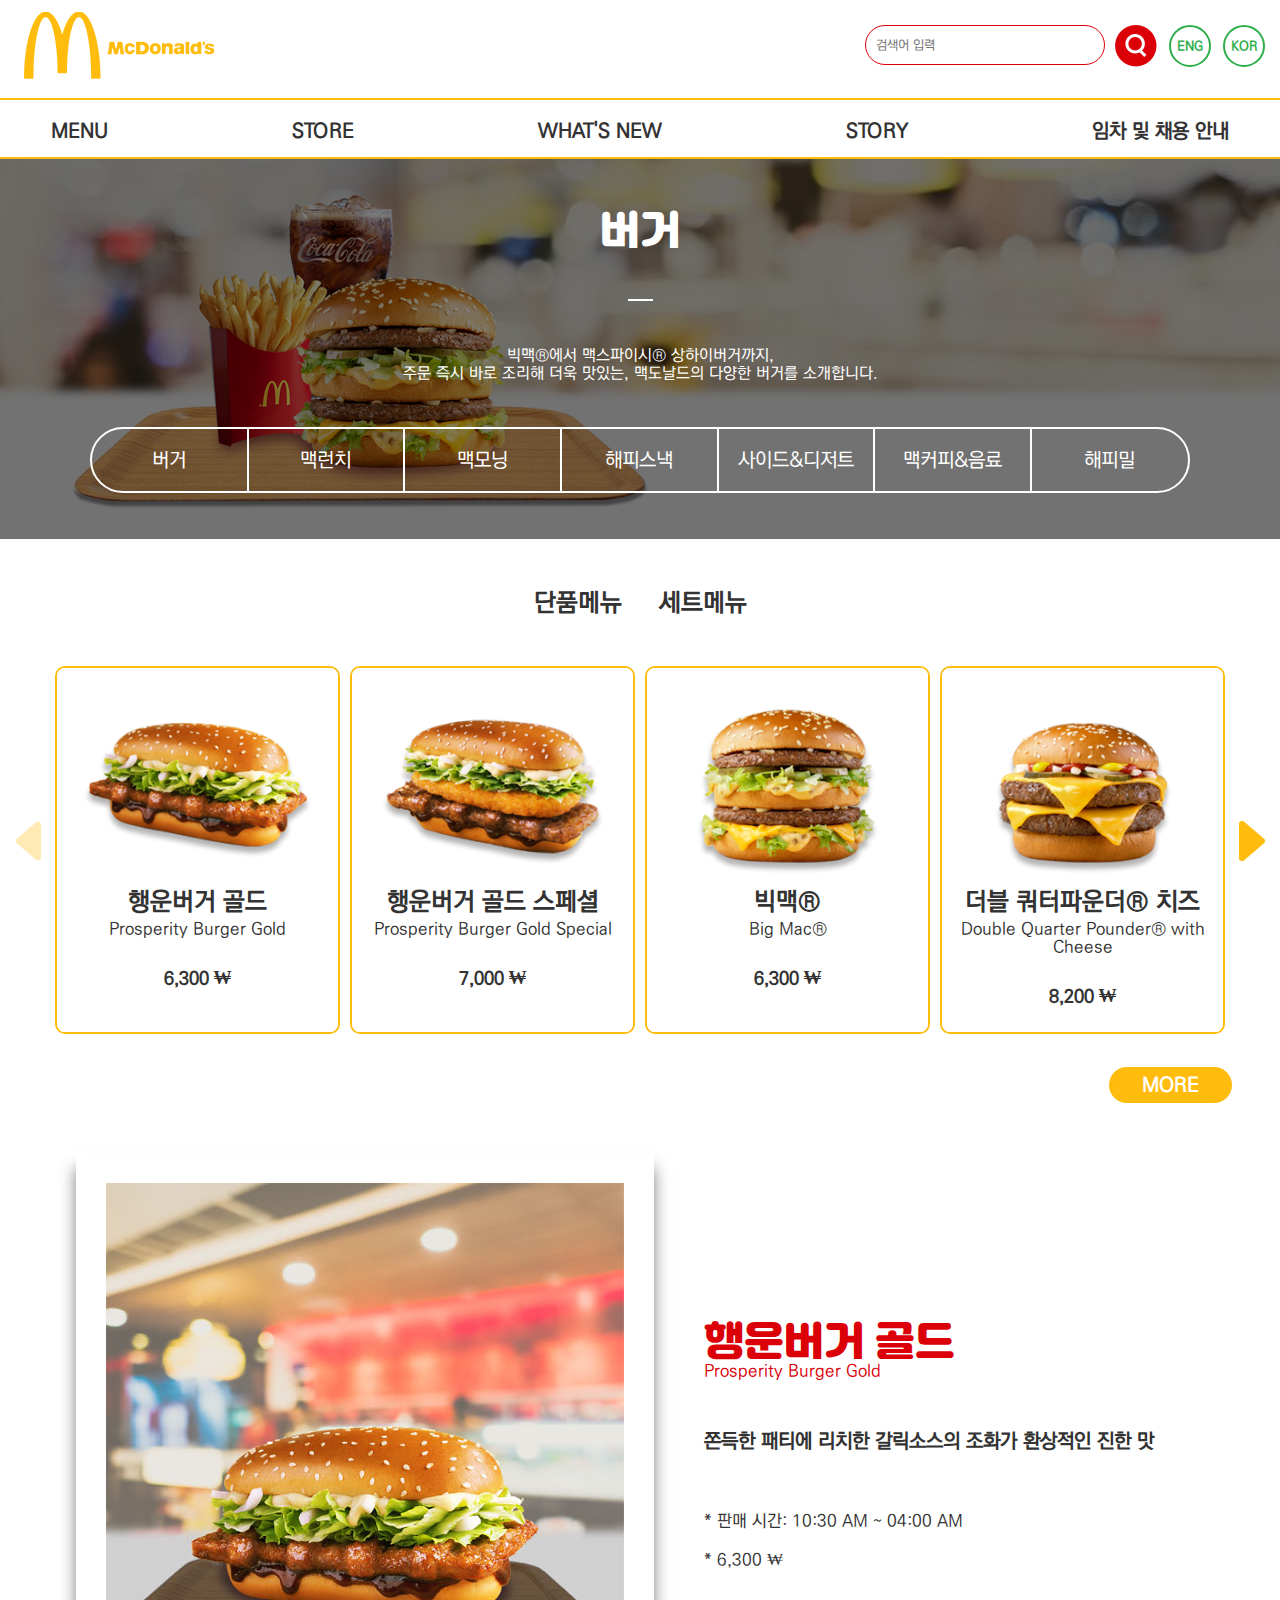
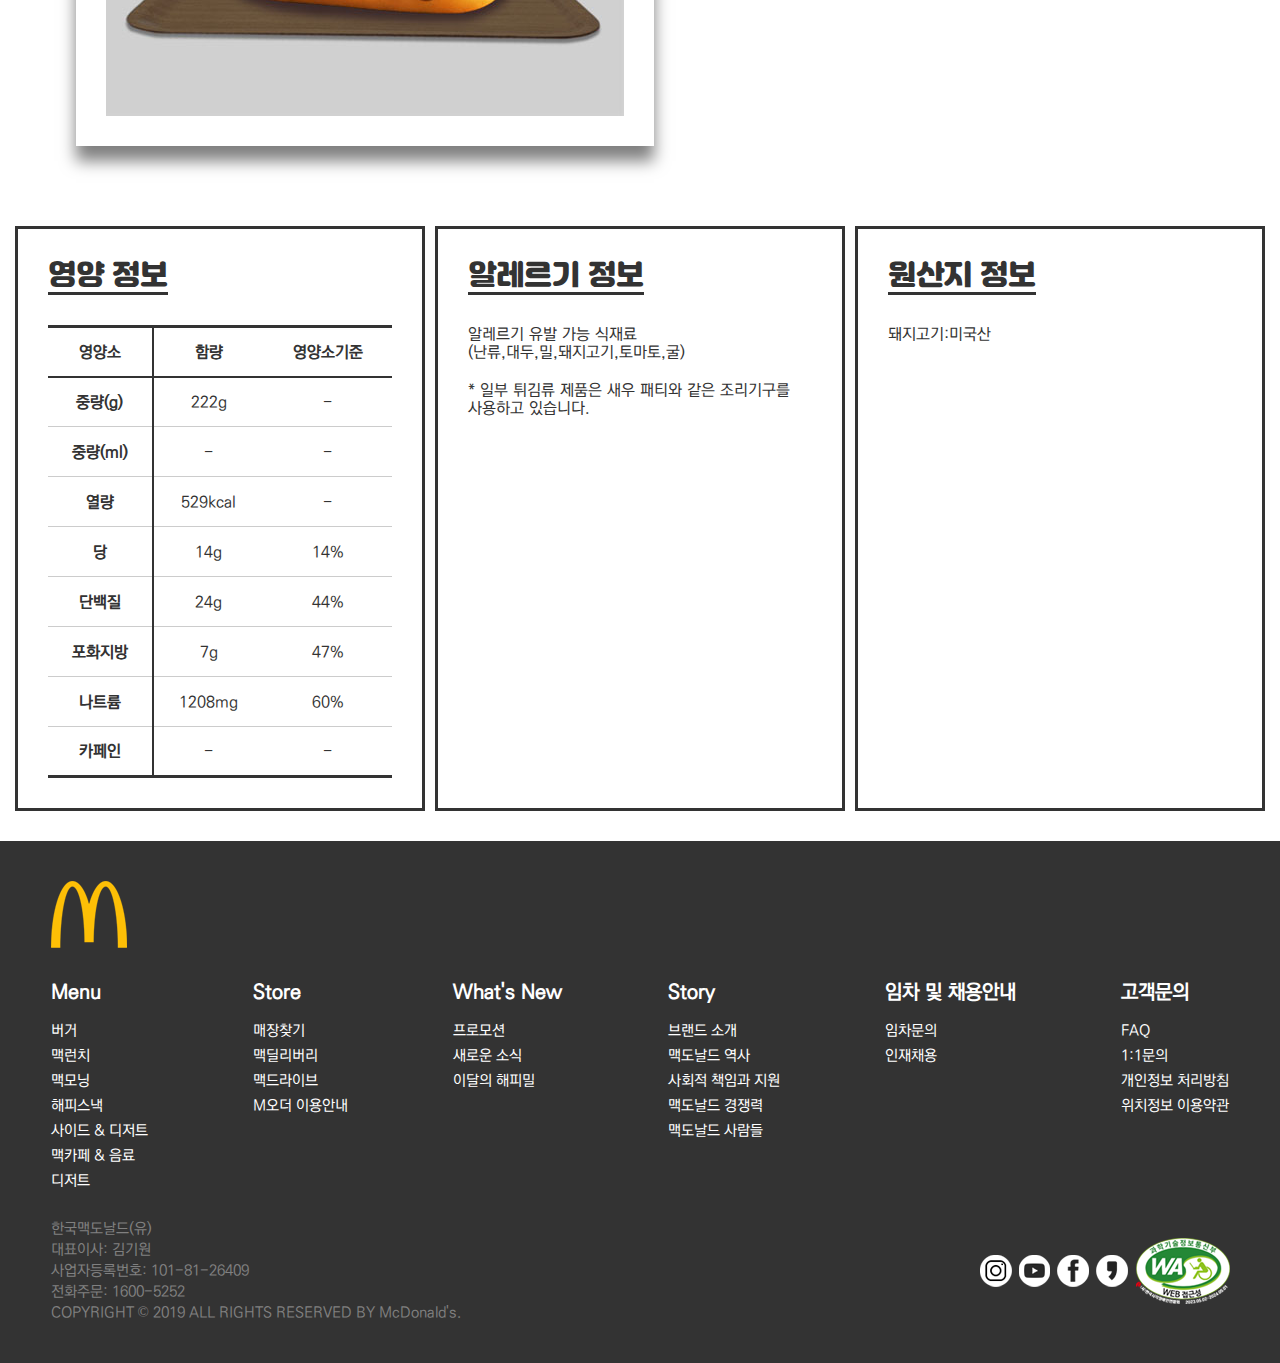
<file: Mc_renew/html/sub1_menu.html>
<!doctype html>
<html lang="ko">
<head>
<meta charset="utf-8">
<title>버거 메뉴</title>
	<!-- CSS 연동식 -->
	<link rel="stylesheet" type="text/css" href="css/common.css">
	<link rel="stylesheet" type="text/css" href="css/sub1_menu.css">
	
	<!-- javascript 연동식 -->
	<script src="script/script.js" defer></script>
	
	<!-- 스와이퍼 연동식 -->
	<link rel="stylesheet" href="css/swiper.min.css">
	<script src="script/jquery-3.3.1.min.js"></script>
	<script src="script/swiper.min.js"></script>
	
	<!-- 메타 데이터 -->
	<meta name="Keywords" content="더조은아카데미,웹퍼블리셔,프론트엔드,2024 방지민 포트폴리오"> <!-- 검색 키워드 -->
	<meta name="Description" content="홈페이지 리뉴얼 포트폴리오입니다."> <!-- 페이지상세 설명 -->
	
	<!-- 파비콘 -->
	<link rel="shortcut icon" href="img/naver_logo.png"> 
	<link rel="apple-touch-icon" href="img/naver_logo.png"> <!-- iOS 지원 -->
	<meta property="og:image" content="img/naver_search.png"> <!-- 대체이미지 -->
	
	<!-- Naver Search Advisor -->
	<meta name="naver-site-verification" content="77a27954133f40924c803bc69069793ef9b207db" />
</head>

<body>
	
	<!-- 헤더 시작 -->
	<header id="header">
		
		<div class="header_wrap clearfix"> <!-- 헤더 탑 메뉴 -->
			<h1><a href="index.html"><img src="img/top_logo.png" alt="logo"></a></h1>
			<ul class="aside">
				<li>
					<form>
						<input type="text" id="text" placeholder="검색어 입력">
						<input type="image" id="search" src="img/top_icon1.png" alt="검색">
					</form>
				</li>
				<li><button class="eng_btn">ENG</button></li>
				<li><button class="kor_btn">KOR</button></li>
			</ul>
		</div>
		
		<div class="gnb_wrap">
			<span class="sub_bg"></span>
			<ul class="gnb"> <!-- 헤더 메뉴 (gnb) -->
				<li>
					<a href="sub1_menu.html">MENU</a>
					<ul>
						<li><a href="sub1_menu.html">버거</a></li>
						<li><a href="#">맥런치</a></li>
						<li><a href="#">맥모닝</a></li>
						<li><a href="#">해피스낵</a></li>
						<li><a href="#">사이드 &amp; 디저트</a></li>
						<li><a href="#">맥카페 &amp; 음료</a></li>
						<li><a href="#">해피밀</a></li>
					</ul>
				</li>
				<li>
					<a href="#">STORE</a>
					<ul>
						<li><a href="#">매장찾기</a></li>
						<li><a href="#">맥딜리버리</a></li>
						<li><a href="#">맥드라이브</a></li>
						<li><a href="#">M오더 이용안내</a></li>
					</ul>
				</li>
				<li>
					<a href="#">WHAT'S NEW</a>
					<ul>
						<li><a href="#">프로모션</a></li>
						<li><a href="#">새로운 소식</a></li>
						<li><a href="#">이달의 해피밀</a></li>
					</ul>
				</li>
				<li>
					<a href="sub2_brand.html">STORY</a>
					<ul>
						<li><a href="sub2_brand.html">브랜드 소개</a></li>
						<li><a href="#">맥도날드 역사</a></li>
						<li><a href="#">사회적 책임과 지원</a></li>
						<li><a href="#">맥도날드 경쟁력</a></li>
						<li><a href="#">맥도날드 사람들</a></li>
					</ul>
				</li>
				<li>
					<a href="#">임차 및 채용 안내</a>
					<ul>
						<li><a href="#">임차문의</a></li>
						<li><a href="#">인재채용</a></li>
					</ul>
				</li>
			</ul>
		</div>
	</header>
	<!-- 헤더 끝 -->
	
	<!-- 로컬 내비게이션 바 -->
	<div id="lnb">
		<h1>버거</h1>
		<p>
			빅맥®에서 맥스파이시® 상하이버거까지,<br>
			주문 즉시 바로 조리해 더욱 맛있는, 맥도날드의 다양한 버거를 소개합니다. 
		</p>
		<ul>
			<li><a href="sub1_menu.html">버거</a></li>
			<li><a href="#">맥런치</a></li>
			<li><a href="#">맥모닝</a></li>
			<li><a href="#">해피스낵</a></li>
			<li><a href="#">사이드&amp;디저트</a></li>
			<li><a href="#">맥커피&amp;음료</a></li>
			<li><a href="#">해피밀</a></li>
		</ul>
	</div>
	<!-- 로컬 내비게이션 바 끝-->
	
	<!-- 메인 영역 -->
	<main id="menu">
		<div class="wrap"> <!-- main inner wrap (1250px) -->
			
			<div class="menu_btn"> <!-- 메뉴 종류 변경 버튼 -->
				<button class="single_menu">단품메뉴</button>
				<button class="set_menu">세트메뉴</button>
			</div>
			
			<!-- 리스트 + 메뉴 상세 wrap -->
			<div class="menu_contents">
				<div class="list_wrap clearfix"> <!-- 메뉴 슬라이드 리스트 wrap (버튼 포함) -->
					<div class="menu_slide"> <!-- 메뉴 슬라이드 리스트 (li overflow hidden 용도, 버튼 미포함)-->
						<ul>
							<li>
								<a href="javascript:;">
									<div class="img_frame menu1"></div>
									<strong>행운버거 골드</strong>
									<p>Prosperity Burger Gold</p>
									<span>6,300 &#8361;</span>
								</a> 
							</li>
							<li>
								<a href="javascript:;">
									<div class="img_frame menu2"></div>
									<strong>행운버거 골드 스페셜</strong>
									<p>Prosperity Burger Gold Special</p>
									<span>7,000 &#8361;</span>
								</a> 
							</li>
							<li>
								<a href="javascript:;">
									<div class="img_frame menu3"></div>
									<strong>빅맥®</strong>
									<p>Big Mac®</p>
									<span>6,300 &#8361;</span>
								</a> 
							</li>
							<li>
								<a href="javascript:;">
									<div class="img_frame menu4"></div>
									<strong>더블 쿼터파운더® 치즈</strong>
									<p>Double Quarter Pounder® with Cheese</p>
									<span>8,200 &#8361;</span>
								</a> 
							</li>
							<li>
								<a href="javascript:;">
									<div class="img_frame menu3"></div>
									<strong>빅맥®</strong>
									<p>Big Mac®</p>
									<span>6,300 &#8361;</span>
								</a> 
							</li>
							<li>
								<a href="javascript:;">
									<div class="img_frame menu4"></div>
									<strong>더블 쿼터파운더® 치즈</strong>
									<p>Double Quarter Pounder® with Cheese</p>
									<span>8,200 &#8361;</span>
								</a> 
							</li>
						</ul>
					</div> <!-- menu_slide 끝 -->

					<div class="arrow_btn"> <!-- 리스트 버튼 -->
						<button onClick="menuMove(-1, 4, -295)" class="left_arrow dis"><img src="img/menu_button_left.png" alt="left_arrow"></button>
						<button onClick="menuMove(1, 4, -295)" class="right_arrow"><img src="img/menu_button_right.png" alt="right_arrow"></button>
					</div>

					<button class="more_btn">MORE</button>
				</div> <!-- list wrap 끝 -->
				
				<div class="menu_info"> <!-- 메뉴 상세정보 -->
					<div class="m_info1">
						<div class="info_img"><img src="img/menu_img.jpg" alt="행운버거 골드"></div>
						<div class="info_txt">
							<strong>행운버거 골드</strong>
							<span>Prosperity Burger Gold</span>
							<p>쫀득한 패티에 리치한 갈릭소스의 조화가 환상적인 진한 맛</p>
							<p>* 판매 시간: 10:30 AM ~ 04:00 AM</p>
							<p>* 6,300 &#8361;</p>
						</div>
					</div>
					
					<div class="m_info2">
						<div class="info_nutri">
							<h3>영양 정보</h3>
							<table>
								<tr>
									<th scope="col">영양소</th>
									<th scope="col">함량</th>
									<th scope="col">영양소기준</th>
								</tr>
								<tr>
									<th scope="row">중량(g)</th>
									<td>222g</td>
									<td>-</td>
								</tr>
								<tr>
									<th scope="row">중량(ml)</th>
									<td>-</td>
									<td>-</td>
								</tr>
								<tr>
									<th scope="row">열량</th>
									<td>529kcal</td>
									<td>-</td>
								</tr>
								<tr>
									<th scope="row">당</th>
									<td>14g</td>
									<td>14%</td>
								</tr>
								<tr>
									<th scope="row">단백질</th>
									<td>24g</td>
									<td>44%</td>
								</tr>
								<tr>
									<th scope="row">포화지방</th>
									<td>7g</td>
									<td>47%</td>
								</tr>
								<tr>
									<th scope="row">나트륨</th>
									<td>1208mg</td>
									<td>60%</td>
								</tr>
								<tr>
									<th scope="row">카페인</th>
									<td>-</td>
									<td>-</td>
								</tr>
							</table>
						</div>
						<div class="info_allergy">
							<h3>알레르기 정보</h3>
							<p>
								알레르기 유발 가능 식재료<br>
								(난류,대두,밀,돼지고기,토마토,굴)
							</p>
							<p> * 일부 튀김류 제품은
									새우 패티와 같은 조리기구를
									사용하고 있습니다.
							</p>
						</div>
						<div class="info_origin">
							<h3>원산지 정보</h3>
							<p>돼지고기:미국산</p>
						</div>
					</div>
				</div> <!-- menu info 끝 -->
			</div> <!-- menu contents 끝 -->
				
		</div> <!-- main inner wrap 끝 -->
			
	</main>
	
	
	<!-- 푸터 영역 시작 -->
	<footer id="footer">
		<div class="wrap clearfix">
			<h1><img src="img/footer_mlogo.png" alt="logo"></h1>
			<div class="fnb">
				<div class="f_menu">
					<h3>Menu</h3>
					<ul>
						<li><a href="sub1_menu.html">버거</a></li>
						<li><a href="#">맥런치</a></li>
						<li><a href="#">맥모닝</a></li>
						<li><a href="#">해피스낵</a></li>
						<li><a href="#">사이드 &amp; 디저트</a></li>
						<li><a href="#">맥카페 &amp; 음료</a></li>
						<li><a href="#">디저트</a></li>
					</ul>
				</div>
				<div class="f_store">
					<h3>Store</h3>
					<ul>
						<li><a href="#">매장찾기</a></li>
						<li><a href="#">맥딜리버리</a></li>
						<li><a href="#">맥드라이브</a></li>
						<li><a href="#">M오더 이용안내</a></li>
					</ul>
				</div>
				<div class="f_new">
					<h3>What's New</h3>
					<ul>
						<li><a href="#">프로모션</a></li>
						<li><a href="#">새로운 소식</a></li>
						<li><a href="#">이달의 해피밀</a></li>
					</ul>
				</div>
					<div class="f_Story">
					<h3>Story</h3>
					<ul>
						<li><a href="sub2_brand.html">브랜드 소개</a></li>
						<li><a href="#">맥도날드 역사</a></li>
						<li><a href="#">사회적 책임과 지원</a></li>
						<li><a href="#">맥도날드 경쟁력</a></li>
						<li><a href="#">맥도날드 사람들</a></li>
					</ul>
				</div>
				<div class="f_career">
					<h3>임차 및 채용안내</h3>
					<ul>
						<li><a href="#">임차문의</a></li>
						<li><a href="#">인재채용</a></li>
					</ul>
				</div>
				<div class="f_qna">
					<h3>고객문의</h3>
					<ul>
						<li><a href="#">FAQ</a></li>
						<li><a href="#">1:1문의</a></li>
						<li><a href="#">개인정보 처리방침</a></li>
						<li><a href="#">위치정보 이용약관</a></li>
					</ul>
				</div>
			</div>
			<address class="copyright">
				<p>한국맥도날드(유)</p>
				<p>대표이사: 김기원</p>
				<p>사업자등록번호: 101-81-26409</p>
				<p>전화주문: 1600-5252</p>
				<p>COPYRIGHT © 2019 ALL RIGHTS RESERVED BY McDonald's.</p>
			</address>
			<div class="f_sns">
				<ul>
					<li><a href="#"><img src="img/footer_sns1.png" alt="인스타"></a></li>
					<li><a href="#"><img src="img/footer_sns2.png" alt="유튜브"></a></li>
					<li><a href="#"><img src="img/footer_sns3.png" alt="페이스"></a></li>
					<li><a href="#"><img src="img/footer_sns4.png" alt="카카오스토리"></a></li>
					<li><a href="#"><img src="img/footer_wa_logo.png" alt="웹접근성 인증"></a></li>
				</ul>
			</div>
		</div>
	</footer>
	<!-- 푸터 영역 끝 -->
</body>
</html>
</file>
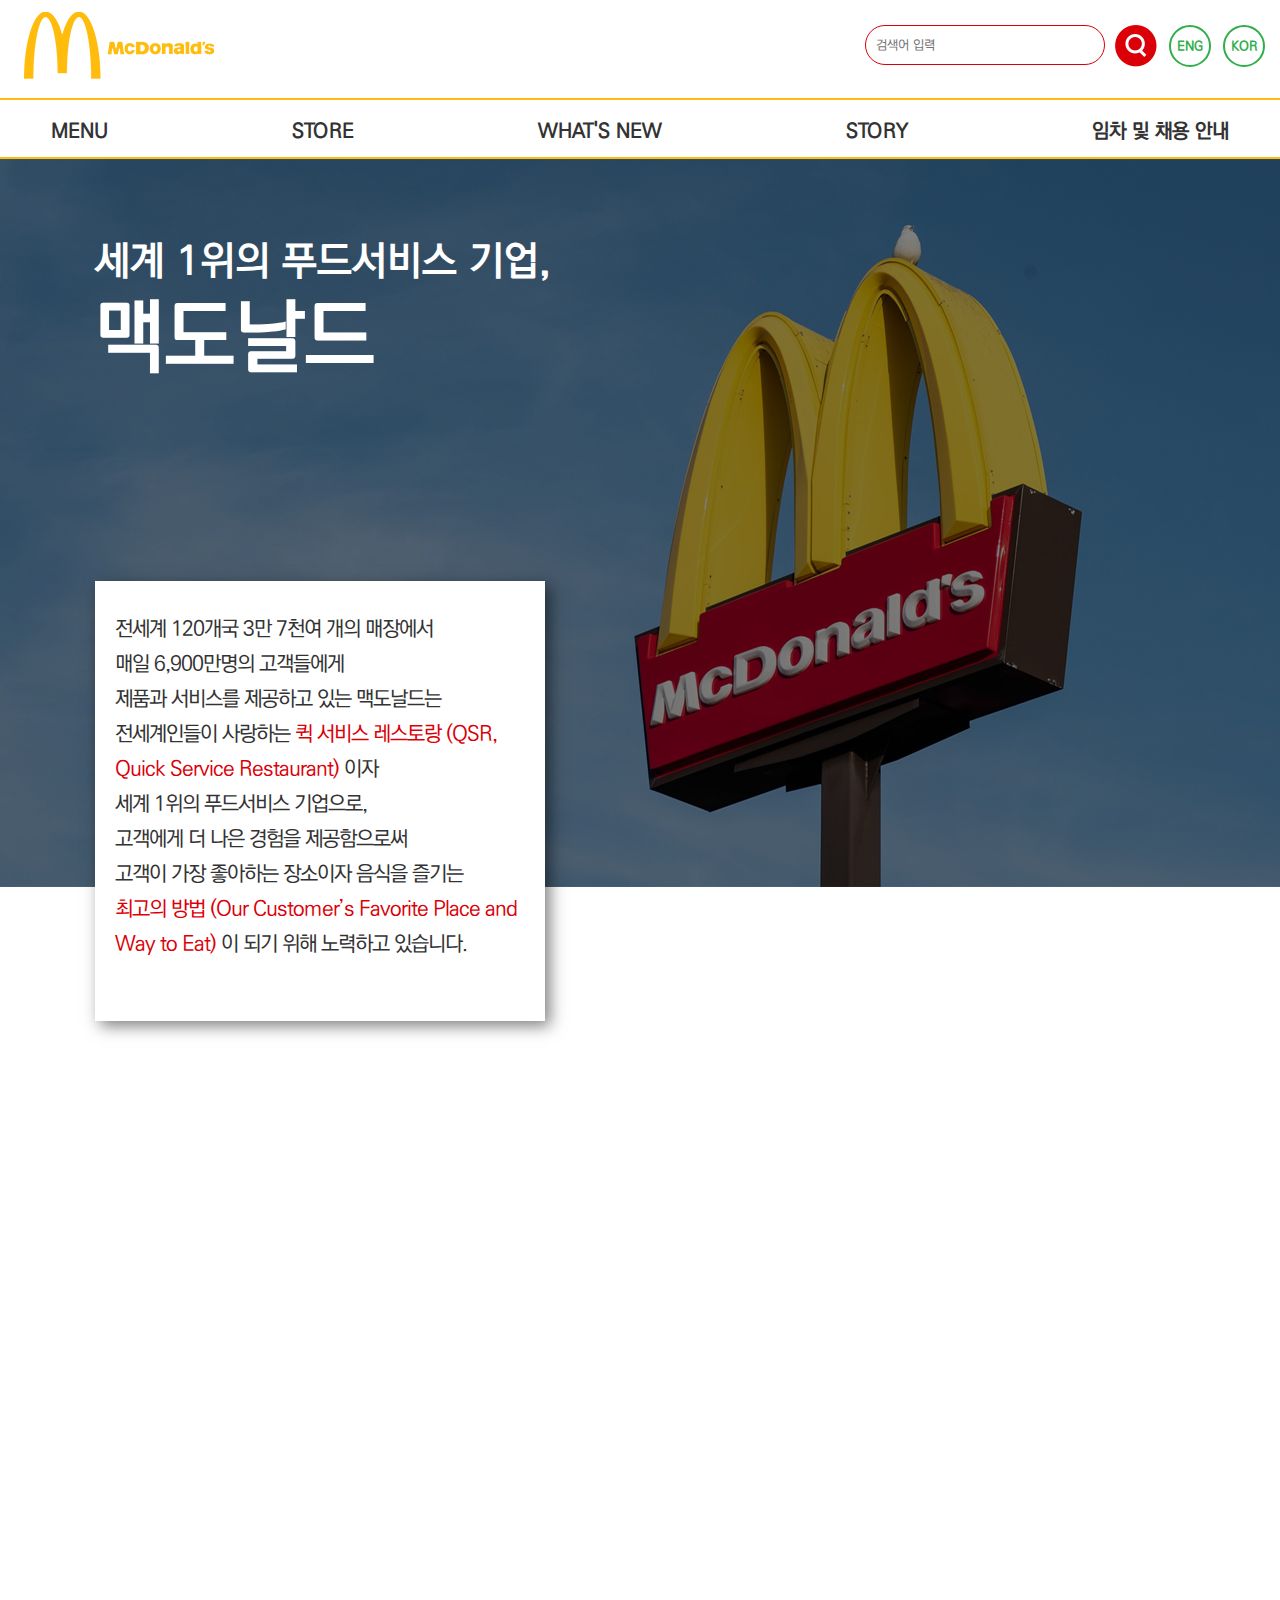
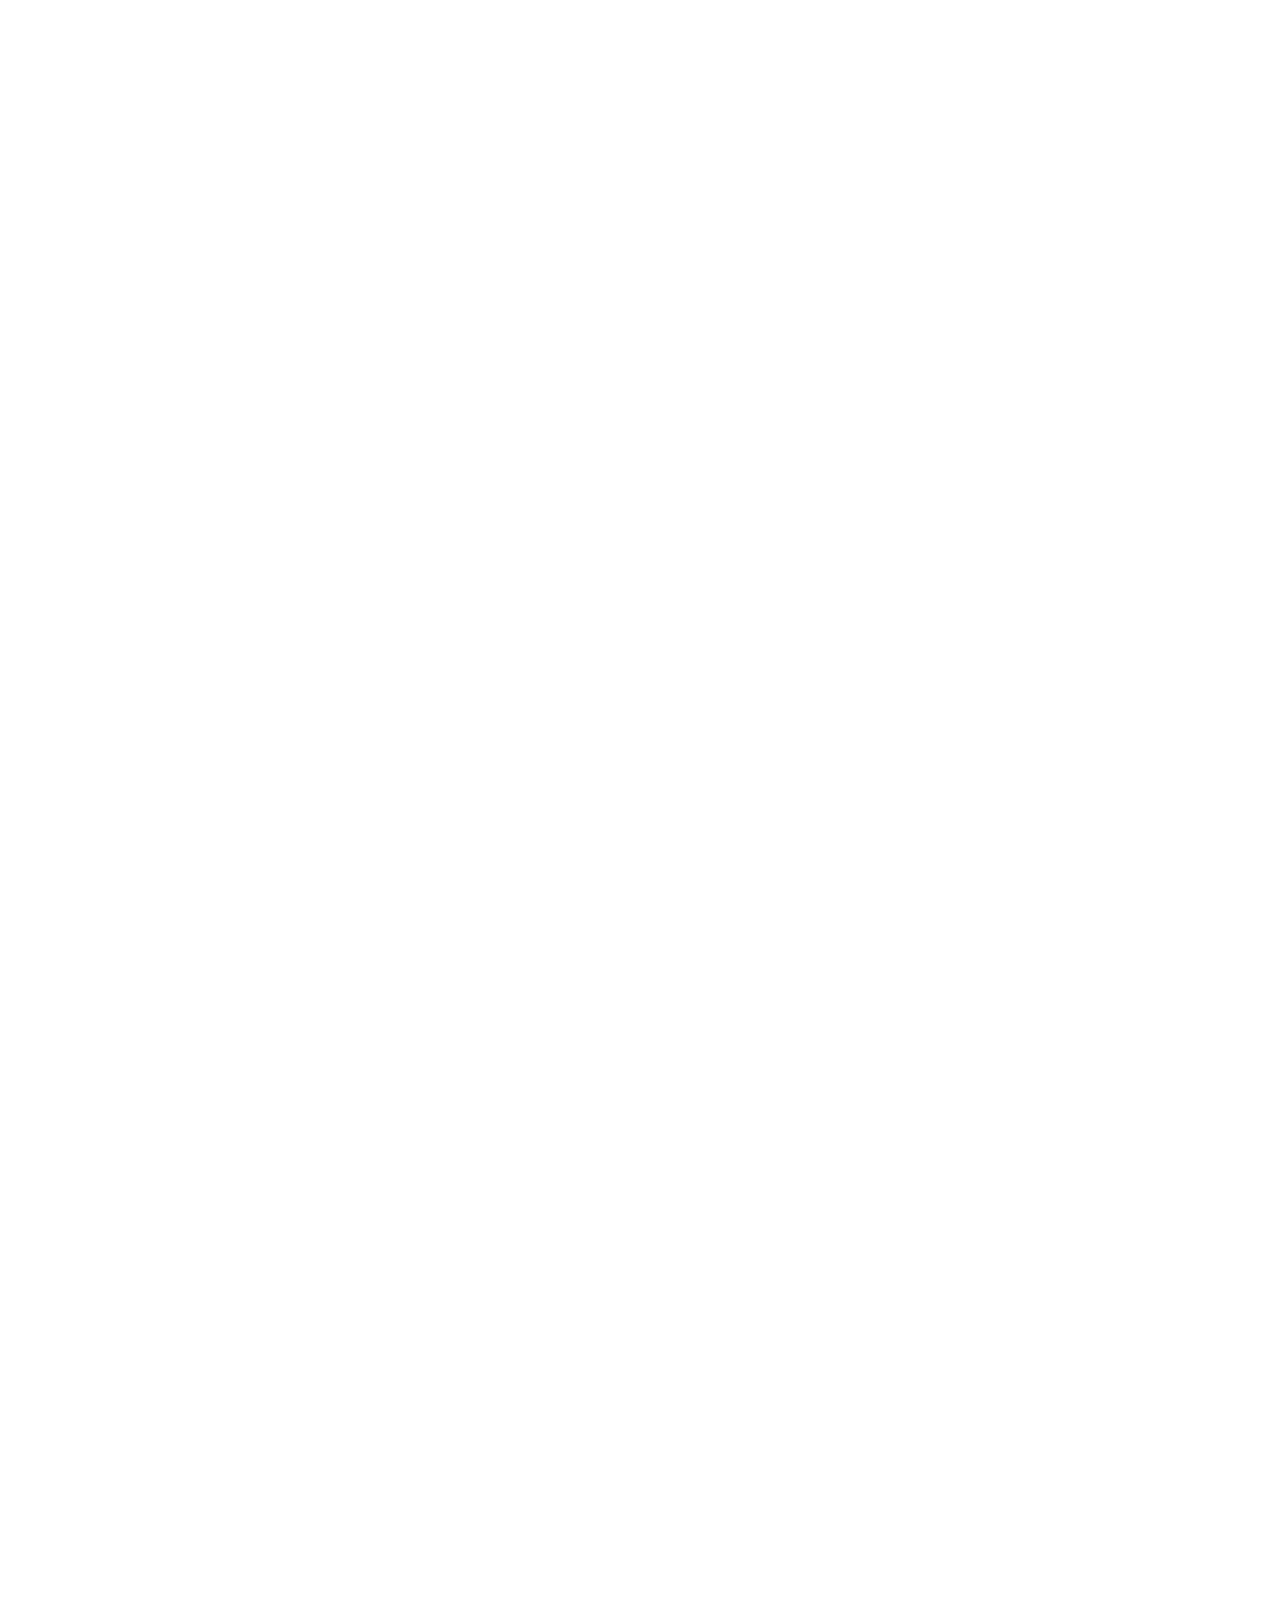
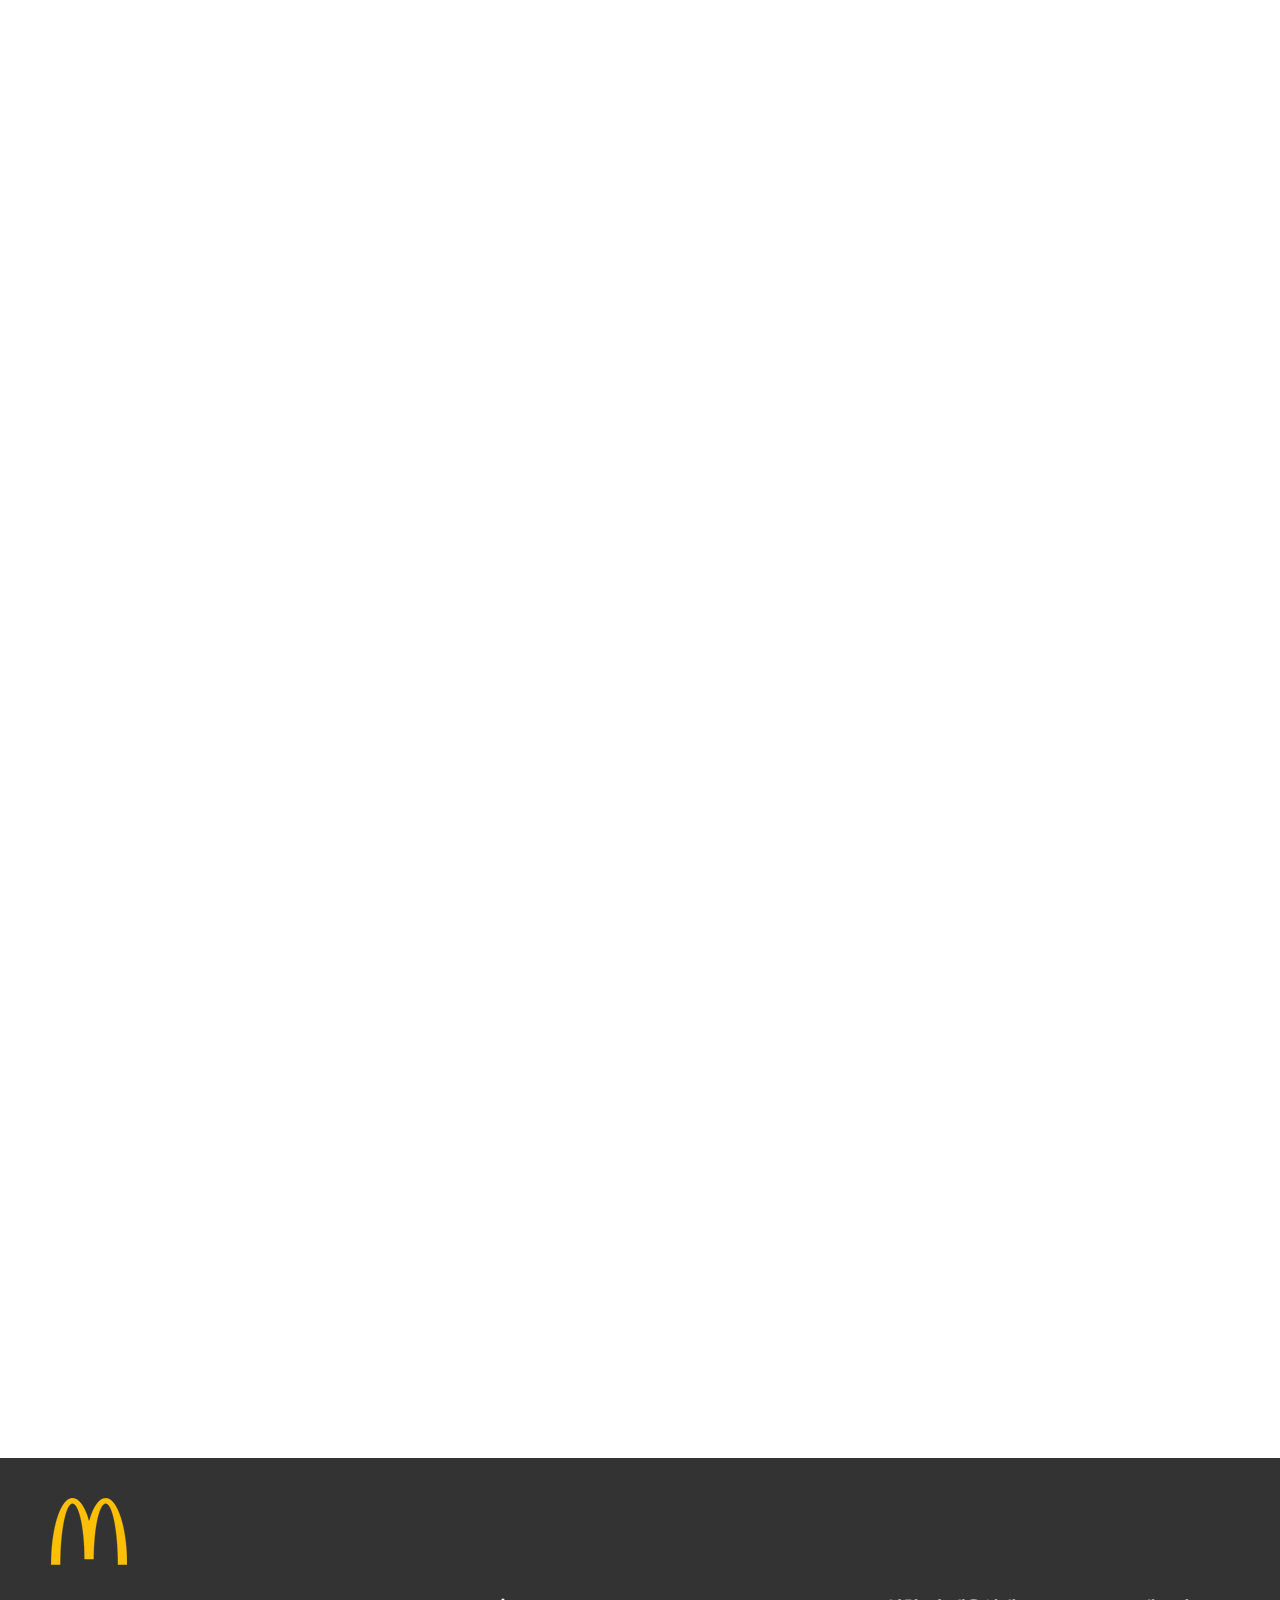
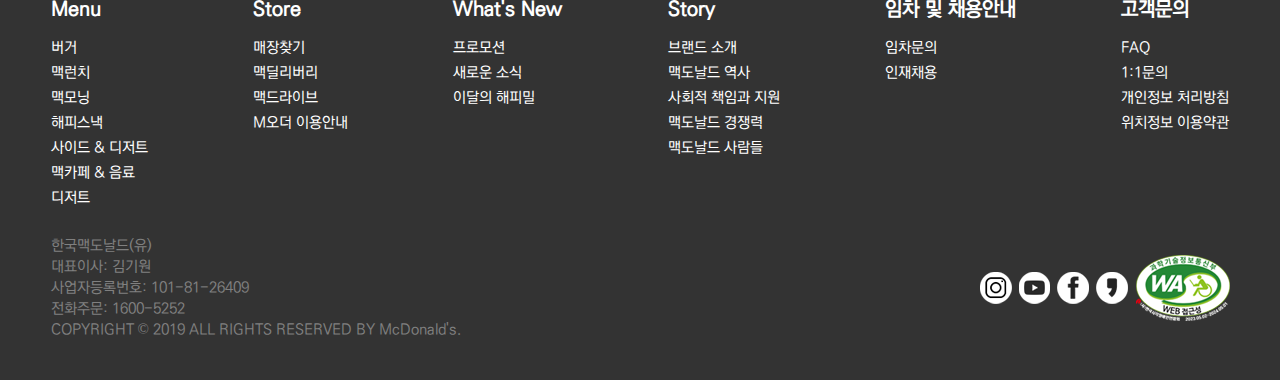
<file: Mc_renew/html/sub2_brand.html>
<!doctype html>
<html lang="ko">
<head>
<meta charset="utf-8">
<title>브랜드 소개</title>
	<!-- CSS 연동식 -->
	<link rel="stylesheet" type="text/css" href="css/common.css">
	<link rel="stylesheet" type="text/css" href="css/sub2_brand.css">
	
	<!-- 스와이퍼 연동식 -->
	<link rel="stylesheet" href="css/swiper.min.css">
	<script src="script/jquery-3.3.1.min.js"></script>
	<script src="script/swiper.min.js"></script>
	
	<!-- 메타 데이터 -->
	<meta name="Keywords" content="더조은아카데미,웹퍼블리셔,프론트엔드,2024 방지민 포트폴리오"> <!-- 검색 키워드 -->
	<meta name="Description" content="홈페이지 리뉴얼 포트폴리오입니다."> <!-- 페이지상세 설명 -->
	
	<!-- 파비콘 -->
	<link rel="shortcut icon" href="img/naver_logo.png"> 
	<link rel="apple-touch-icon" href="img/naver_logo.png"> <!-- iOS 지원 -->
	<meta property="og:image" content="img/naver_search.png"> <!-- 대체이미지 -->
	
	<!-- Naver Search Advisor -->
	<meta name="naver-site-verification" content="77a27954133f40924c803bc69069793ef9b207db" />
</head>

<body>
	<!-- 헤더 시작 -->
	<header id="header">
		
		<div class="header_wrap clearfix"> <!-- 헤더 탑 메뉴 -->
			<h1><a href="index.html"><img src="img/top_logo.png" alt="logo"></a></h1>
			<ul class="aside">
				<li>
					<form>
						<input type="text" id="text" placeholder="검색어 입력">
						<input type="image" id="search" src="img/top_icon1.png" alt="검색">
					</form>
				</li>
				<li><button class="eng_btn">ENG</button></li>
				<li><button class="kor_btn">KOR</button></li>
			</ul>
		</div>
		
		<div class="gnb_wrap">
			<span class="sub_bg"></span>
			<ul class="gnb"> <!-- 헤더 메뉴 (gnb) -->
				<li>
					<a href="sub1_menu.html">MENU</a>
					<ul>
						<li><a href="sub1_menu.html">버거</a></li>
						<li><a href="#">맥런치</a></li>
						<li><a href="#">맥모닝</a></li>
						<li><a href="#">해피스낵</a></li>
						<li><a href="#">사이드 &amp; 디저트</a></li>
						<li><a href="#">맥카페 &amp; 음료</a></li>
						<li><a href="#">해피밀</a></li>
					</ul>
				</li>
				<li>
					<a href="#">STORE</a>
					<ul>
						<li><a href="#">매장찾기</a></li>
						<li><a href="#">맥딜리버리</a></li>
						<li><a href="#">맥드라이브</a></li>
						<li><a href="#">M오더 이용안내</a></li>
					</ul>
				</li>
				<li>
					<a href="#">WHAT'S NEW</a>
					<ul>
						<li><a href="#">프로모션</a></li>
						<li><a href="#">새로운 소식</a></li>
						<li><a href="#">이달의 해피밀</a></li>
					</ul>
				</li>
				<li>
					<a href="sub2_brand.html">STORY</a>
					<ul>
						<li><a href="sub2_brand.html">브랜드 소개</a></li>
						<li><a href="#">맥도날드 역사</a></li>
						<li><a href="#">사회적 책임과 지원</a></li>
						<li><a href="#">맥도날드 경쟁력</a></li>
						<li><a href="#">맥도날드 사람들</a></li>
					</ul>
				</li>
				<li>
					<a href="#">임차 및 채용 안내</a>
					<ul>
						<li><a href="#">임차문의</a></li>
						<li><a href="#">인재채용</a></li>
					</ul>
				</li>
			</ul>
		</div>
	</header>
	<!-- 헤더 끝 -->
	
	<!-- 메인 영역 시작 -->
	<main id="brand">
		<div class="bg1 scroll_on">
			<div class="wrap wrap1">
				<div class="txt_box1 scroll_on type_top">
					<h2>세계 1위의 푸드서비스 기업,<br></h2>
					<strong>맥도날드</strong>
					<div class="text scroll_on scroll_on_1 type_top">
						전세계 120개국 3만 7천여 개의 매장에서<br>
						매일 6,900만명의 고객들에게<br>
						제품과 서비스를 제공하고 있는 맥도날드는<br>
						전세계인들이 사랑하는 <span class="point_red">퀵 서비스 레스토랑 (QSR, Quick Service Restaurant)</span> 이자<br>
						세계 1위의 푸드서비스 기업으로,<br>
						고객에게 더 나은 경험을 제공함으로써<br>
						고객이 가장 좋아하는 장소이자 음식을 즐기는<br>
						<span class="point_red">최고의 방법 (Our Customer’s Favorite Place and Way to Eat)</span> 이 되기 위해 노력하고 있습니다.
					</div>
				</div>
			</div>
		</div>
		
		<div class="bg2 scroll_on">
			<div class="wrap wrap2">
				<p class="scroll_on type_top">
					우리는<br>
					계속해서<br>
					나아갑니다
				</p>
				<div class="text scroll_on type_bottom">
					맥도날드는 지난 31년 동안 국내 협력 업체와 긴밀하게 일하고,<br>
					현재 15,000여명의 직원이 근무하는 등<br>
					한국 사회의 고용 창출에 기여하고 있습니다.<br>
					또한, 30여개 이상의 국내외 비즈니스를 지원해 왔습니다.<br>
					맥도날드는 좋은 품질의 제품을 합리적인 가격과 최상의 서비스 제공을 통해<br>
					고객이 가장 선호하는 장소로 거듭나기 위해 지속적으로 노력할 것입니다.
				</div>
			</div>
		</div>
		
		<div class="wrap wrap3">
			<div class="title scroll_on type_top">
				<h2>맥도날드의 네 가지 약속</h2>
				<strong>품질</strong>
				<strong>서비스</strong>
				<strong>청결</strong>
				<strong>가치</strong>
			</div>
			
			<div class="content scroll_on">
				<figure>
					<img src="img/brand_ceo.png" alt="CEO 레이크록 사진">
					<figcaption>맥도날드의 창업주 레이 크록 (Ray Kroc)</figcaption>
				</figure>
				
				<div class="info_txt scroll_on">
					<div class="txt1 scroll_on type_top">
						<i></i>
						<p>
							만약 내가 <strong class="point_red">QSC&amp;V</strong>를 언급할 때마다<br>
							벽돌을 한 개씩 쌓아 다리를 만들었다면,<br>
							대서양도 가로지를 수 있었을 것입니다.
						</p>
						<span>- 레이 크록 -</span>
						<i></i>
					</div>
					
					<div class="txt2 scroll_on type_bottom">
						레이 크록은 맥도날드가 햄버거 비즈니스를<br>
						어느 누구보다 진지하게 받아들이고 있다고 항상 이야기하는 완벽주의자였습니다.<br>
						그는 맥도날드를 처음 시작할 때부터<br>
						고객에게 깨끗한 레스토랑에서 친절한 서비스와 함께<br>
						저렴한 가격의 품질 높은 식사를 제공할 것이라고 약속하였습니다.<br>
						레이 크록은 이러한 맥도날드의 기업 정신을<br>
						<span class="point_red">QSC&amp;V (Quality, Service, Cleanliness and Value)</span> 라고 불렀고,<br>
						이는 지금까지도 맥도날드의 핵심 가치로 남아 있습니다.
					</div>
				</div>
			</div>
			
			<div class="brand_mind">
				<div class="top_info scroll_on scroll_on">
					<h3>- QSC&amp;V -</h3>
					<strong>
						Quality<br>
						Service,<br>
						Cleanliness<br>
						and Value<br>
					</strong>
					<p>
						고객에게 최고 품질의 청결한 음식과<br>
						친절한 서비스를 제공하고자 하는<br>
						맥도날드의 기업 정신
					</p>
				</div>
				<div class="mind mind_1 scroll_on type_bottom">
					<img src="img/brand_info1.png" alt="품질 자료이미지">
					<strong>Quality 품질</strong>
					<p>
						품질은 최고의 재료, 엄격한 조리 방법 그리고 안전이 검증된 준비 방법,<br>
						뛰어난 맛을 지닌 제품을 말합니다.<br>
						맥도날드의 목표는 고객에게 최적의 가격으로<br>
						뛰어난 품질의 제품을 제공하는 것입니다.<br>
						우리는 맥도날드의 엄격한 품질 기준에 따른<br>
						고품질의 음식을 제공합니다.<br>
						맥도날드는 품질을 최우선시하여<br>
						품질 관리 시스템을 구축하였습니다.<br>
					</p>
				</div>
				<div class="mind mind_2 scroll_on scroll_on_1 type_bottom">
					<img src="img/brand_info2.png" alt="서비스 자료이미지">
					<strong>Service 서비스</strong>
					<p>
						빠르고 친절한 서비스는 맥도날드의 성공에 기반이 되어 왔습니다.<br>
						맥도날드는 항상 고객의 입장에서 생각합니다.<br>
						주문이 들어옴과 동시에 주문한 음식을 만들기 시작해 고객들에게<br>
						더욱 신선하고 따뜻한 제품을 제공할 수 있도록 하는 주방 시스템인<br>
						‘메이드 포 유(MadeFor You)’를 통해<br>
						더욱 빠르고 편리한 서비스를 제공하고 있습니다.<br>
						음식의 제공 뿐만 아니라 고객의 행복과 즐거움이<br>
						되도록 노력하는 것입니다.<br>
					</p>
				</div>
				<div class="mind mind_3 scroll_on type_bottom">
					<img src="img/brand_info3.png" alt="청결 자료이미지">
					<strong>Cleanliness 청결</strong>
					<p>
						청결은 맥도날드가 1955년 첫 시작부터 지켜온 중요한 철학입니다.<br>
						매장의 주방, 로비부터 화장실, 주차장에 이르기까지<br>
						깨끗하고 상쾌한 공간과 시설을 제공합니다.<br>
						매장에서는 매 30분마다 크루들이 손을 씻도록 하고 있으며,<br>
						시간별로 철저히 위생 상태를 체크하는 것은 물론,<br>
						조리시 장갑 등 위생 용품을 식재료에 따라 다르게 사용하는 등<br>
						세심한 부분까지 철저하고 체계적인 시스템을<br>
						갖추고 있습니다.<br>
					</p>
				</div>
				<div class="mind mind_4 scroll_on scroll_on_1 type_bottom">
					<img src="img/brand_info4.jpg" alt="가치 자료이미지">
					<strong>Value 가치</strong>
					<p>
						맥도날드의 가치는 고품질의 음식, 친절한 직원의 응대,<br>
						깨끗한 환경 그리고 빠르고 정확한 서비스 등<br>
						고객이 맥도날드에서 접하게 되는 모든 경험을 말합니다.<br>
						맥도날드는 최상의 서비스를 제공하여<br>
						고객들이 맥도날드를 방문할 때마다 즐거운 경험을 할 수 있도록<br>
						고객의 만족이 100%가 될 때까지 지속적으로 노력합니다.<br>
						맥도날드는 음식 이상의 가치를<br>
						고객에게 전달하고자 합니다.
					</p>
				</div>
			</div>
		</div>
	</main>
	<!--  메인 영역 끝 -->
	
	<!-- 푸터 영역 시작 -->
	<footer id="footer">
		<div class="wrap clearfix">
			<h1><img src="img/footer_mlogo.png" alt="logo"></h1>
			<div class="fnb">
				<div class="f_menu">
					<h3>Menu</h3>
					<ul>
						<li><a href="sub1_menu.html">버거</a></li>
						<li><a href="#">맥런치</a></li>
						<li><a href="#">맥모닝</a></li>
						<li><a href="#">해피스낵</a></li>
						<li><a href="#">사이드 &amp; 디저트</a></li>
						<li><a href="#">맥카페 &amp; 음료</a></li>
						<li><a href="#">디저트</a></li>
					</ul>
				</div>
				<div class="f_store">
					<h3>Store</h3>
					<ul>
						<li><a href="#">매장찾기</a></li>
						<li><a href="#">맥딜리버리</a></li>
						<li><a href="#">맥드라이브</a></li>
						<li><a href="#">M오더 이용안내</a></li>
					</ul>
				</div>
				<div class="f_new">
					<h3>What's New</h3>
					<ul>
						<li><a href="#">프로모션</a></li>
						<li><a href="#">새로운 소식</a></li>
						<li><a href="#">이달의 해피밀</a></li>
					</ul>
				</div>
					<div class="f_Story">
					<h3>Story</h3>
					<ul>
						<li><a href="sub2_brand.html">브랜드 소개</a></li>
						<li><a href="#">맥도날드 역사</a></li>
						<li><a href="#">사회적 책임과 지원</a></li>
						<li><a href="#">맥도날드 경쟁력</a></li>
						<li><a href="#">맥도날드 사람들</a></li>
					</ul>
				</div>
				<div class="f_career">
					<h3>임차 및 채용안내</h3>
					<ul>
						<li><a href="#">임차문의</a></li>
						<li><a href="#">인재채용</a></li>
					</ul>
				</div>
				<div class="f_qna">
					<h3>고객문의</h3>
					<ul>
						<li><a href="#">FAQ</a></li>
						<li><a href="#">1:1문의</a></li>
						<li><a href="#">개인정보 처리방침</a></li>
						<li><a href="#">위치정보 이용약관</a></li>
					</ul>
				</div>
			</div>
			<address class="copyright">
				<p>한국맥도날드(유)</p>
				<p>대표이사: 김기원</p>
				<p>사업자등록번호: 101-81-26409</p>
				<p>전화주문: 1600-5252</p>
				<p>COPYRIGHT © 2019 ALL RIGHTS RESERVED BY McDonald's.</p>
			</address>
			<div class="f_sns">
				<ul>
					<li><a href="#"><img src="img/footer_sns1.png" alt="인스타"></a></li>
					<li><a href="#"><img src="img/footer_sns2.png" alt="유튜브"></a></li>
					<li><a href="#"><img src="img/footer_sns3.png" alt="페이스"></a></li>
					<li><a href="#"><img src="img/footer_sns4.png" alt="카카오스토리"></a></li>
					<li><a href="#"><img src="img/footer_wa_logo.png" alt="웹접근성 인증"></a></li>
				</ul>
			</div>
		</div>
	</footer>
	<!-- 푸터 영역 끝 -->
	
	<script>
		// 스크롤 이벤트
		// (https://ctrlcccv.github.io/code/2023-10-30-scroll-show/)
		
		$(document).ready(function() {
			// 클래스가 "scroll_on"인 모든 요소를 선택
			const $counters = $(".scroll_on");

			// 노출 비율(%), 애니메이션 반복 여부(true/false) 설정
			const exposurePercentage = 50; // 컨텐츠($counters)가 화면에 50% 노출되면 애니메이션 실행
			const loop = false; // 애니메이션 반복 여부 (true로 설정할 경우, 요소가 다시 사라짐)

			// 윈도우의 스크롤 이벤트 모니터링
			$(window).on('scroll', function() {

				// "scroll_on" 클래스를 가진 각 요소에 대해 반복
				$counters.each(function() {
					const $el = $(this); // 현재 선택된(보여진) 요소

					// 위치 정보, 높이값 정보 
					const rect = $el[0].getBoundingClientRect(); // 요소의 크기와 현재 뷰포트에서의 상대적인 위치 정보 저장
					const winHeight = window.innerHeight; // 현재 브라우저 창의 높이
					const contentHeight = rect.bottom - rect.top; // 요소의 높이

					/* 
						(브라우저 창의 높이값 - 요소가 노출된 부분의 높이값)이 '요소의 top값'보다 크면 요소가 노출 비율만큼 나타난 것을 의미함
						아래에서부터 위쪽으로 스크롤 할 때도 마찬가지로, 높이값과 bottom값으로 똑같이 계산
					*/
					// 요소가 노출 비율 만큼 나타난 경우, active 클래스를 추가하여 css속성이 적용되도록 함
					if (rect.top <= winHeight - (contentHeight * exposurePercentage / 100) && rect.bottom >= (contentHeight * exposurePercentage / 100)) {
							$el.addClass('active');
					}
					
					/*
						요소의 bottom값이 음수가 되면 윈도우 아래쪽으로 벗어난 것
						요소의 top값이 브라우저 창 높이보다 커지면 위쪽으로 벗어난 것
					*/
					// 요소가 화면에서 사라진 경우, active 클래스를 삭제하여 css속성을 삭제함 (loop가 true일 때에만 적용)
					if (loop && (rect.bottom <= 0 || rect.top >= window.innerHeight)) {
							$el.removeClass('active');
					}
				});
			}).scroll();
		});
	</script>

</body>
</html>
</file>
<file: Mc_renew/html/css/common.css>
@charset "utf-8";
/* CSS Document */
/* 모든 페이지의 공통 css */

:root{
	--color-red: #db0007;
	--color-green: #30ae4b;
	--color-yellow: #ffbc0d;
}

@font-face {
	font-family: "main_font";
	src: url("../font/Jalnan.ttf");
}

@font-face {
	font-family: "sub_font";
	src: url("../font/KoPubDotumMedium.ttf");
}

/* CSS Reset */
* {margin: 0; padding: 0; box-sizing: border-box; font-family: "sub_font"; color: #333;} 
li {list-style: none;}
a {text-decoration: none; color: inherit;}
em, i, address {font-style: normal;}
button {border: none; background: none; cursor: pointer;}
p {word-break: keep-all;}
.clearfix::after {content: ''; display: block; clear: both;}

/* 스크롤 이벤트 속성 */
.scroll_on {opacity: 0; transition: all 1.5s;}
.scroll_on_1 {opacity: 0; transition: all 1.5s 0.3s;}
.scroll_on.active {opacity: 1 !important; transform: translate(0, 0) !important;}
.scroll_on.type_top {transform: translate(0, -50px);}
.scroll_on.type_bottom {transform: translate(0, 50px);}

/* more 버튼 공통 css */
.more_btn:hover{opacity: 0.5; transition: 0.2s;}

/* -------------------- 헤더 영역 -------------------- */
#header{}
#header .header_wrap{width: 1250px; margin: 0 auto;}
#header .header_wrap h1{float: left;}
#header .header_wrap h1 img{}
#header .header_wrap .aside{display: flex; justify-content: space-between; align-content: center; float: right; width: 400px; padding-top: 25px;}
#header .header_wrap .aside li{display: inline-block;}
#header .header_wrap .aside li form{}
#header .header_wrap .aside li form #text{float: left; width: 240px; border: 1px solid var(--color-red); border-radius: 25px; padding: 12px 10px; margin-right: 10px; outline: none;}
#header .header_wrap .aside li form #search{float: right;}
#header .header_wrap .aside li button{width: 42px; height: 42px; border: 2px solid var(--color-green); border-radius: 42px; text-align: center; color: var(--color-green); font-weight: bold;  background: #fff;}
#header .header_wrap .aside li button:hover{background: var(--color-green); color: #fff;}

#header .header_wrap .aside li button.eng_btn{}
#header .header_wrap .aside li buttton.kor_btn{}

#header .gnb_wrap{border-top: 2px solid var(--color-yellow); border-bottom: 2px solid var(--color-yellow);}
#header .gnb_wrap span{position: absolute; left: 0; top: 150px; width: 100%; height: 0px; z-index: 2; background: #fff; opacity: 0.9; transition: 0.5s;}
#header .gnb_wrap .gnb{position: relative; display: flex; justify-content: space-between; margin: 0 auto; width: 1178px; font-size: 20px; font-weight: bold;}
#header .gnb_wrap .gnb>li{padding: 15px 0;}
#header .gnb_wrap .gnb>li::before{content: ''; display: block; position: relative; left: 0; top: 25px; z-index: -1; width: 0; height: 5px; background: var(--color-yellow); transition: width 0.3s;}
#header .gnb_wrap .gnb>li>a{transition: 0.3s;}
#header .gnb_wrap .gnb>li>ul{position: absolute; z-index: 2; height: 0; margin-top: 20px; overflow: hidden; transition: all 0.5s;}
#header .gnb_wrap .gnb>li>ul>li{padding: 12px 0;}
#header .gnb_wrap .gnb>li>ul>li>a::before{content: ''; display: block; position: relative; left: 0; top: 25px; width: 0; height: 3px; background: var(--color-red); opacity: 0.5; transition: width 0.3s;}
#header .gnb_wrap .gnb>li>ul>li>a{display: inline-block;  font-size: 18px; transition: all 0.3s;}

#header .gnb_wrap:hover .sub_bg{height: 380px;}
#header .gnb_wrap:hover .gnb>li>ul{height: 350px;}
#header .gnb_wrap .gnb>li:hover>a{color: var(--color-red); opacity: 0.8;}
#header .gnb_wrap .gnb>li:hover::before{width: 100%;}
#header .gnb_wrap .gnb>li>ul>li:hover>a::before{width: 100%;}



/* -------------------- 푸터 영역 -------------------- */
#footer{padding: 40px 0; background: #333;}
#footer .wrap{width: 1179px; margin: 0 auto;}
#footer .wrap h1{}
#footer .wrap h1 img{}
/* ---- fnb 공통 속성 ---- */
#footer .wrap .fnb{display: flex; justify-content: space-between; padding: 25px 0;}
#footer .wrap .fnb div{}
#footer .wrap .fnb h3{padding-bottom: 15px; font-size: 20px; color: #fff;}
#footer .wrap .fnb ul{}
#footer .wrap .fnb ul li{padding: 4px 0; font-size: 15px;}
#footer .wrap .fnb ul li a{color: #fff;}
#footer .wrap .fnb ul li a:hover{text-decoration: underline;}
/* ---------------------- */
#footer .wrap address.copyright{float: left;}
#footer .wrap address.copyright p{padding: 2px 0; font-size: 15px; color: #808080;}
#footer .wrap .f_sns{float: right; padding-top: 20px;}
#footer .wrap .f_sns ul{display: flex; justify-content: space-between; align-items: center; width: 250px;}
#footer .wrap .f_sns ul li{}
#footer .wrap .f_sns ul li a{}
#footer .wrap .f_sns ul li a img{}
</file>
<file: Mc_renew/html/css/sub1_menu.css>
@charset "utf-8";
/* CSS Document */

/* -------------------- 로컬 내비게이션 영역 -------------------- */
#lnb{height: 380px; text-align: center; background: url("../img/menu_top_banner.png") 20% center no-repeat; background-size: cover;}
#lnb h1{position: relative; padding: 50px; font-size: 40px; font-family: "main_font"; color: #fff;}
#lnb h1::after{content: ""; position: absolute; left: 50%; bottom: 0%; width: 25px; height: 2px; margin-left: -12.5px; background: #fff;}
#lnb p{padding: 45px 0; color: #fff;}
#lnb ul{display: flex; width: 1100px; margin: 0 auto; border: 2px solid #fff; border-radius: 300px; overflow: hidden;}
#lnb ul li{width: 200px;}
#lnb ul li:not(:last-of-type){border-right: 2px solid #fff;}
#lnb ul li a{display: inline-block; width: 100%; height: 100%; padding: 20px 10px;font-size: 20px; color: #fff; transition: all 0.1s;}
#lnb ul li a:hover{background: var(--color-yellow); font-weight: bold; color: var(--color-red);}

/* -------------------- 메인 영역(메뉴 정보) -------------------- */
#menu{}
#menu .wrap{width: 1250px; margin: 0 auto;}
#menu .wrap .menu_btn{display: flex; justify-content: space-around; width: 350px; margin: 0 auto; padding: 50px;}
#menu .wrap .menu_btn button{font-size: 25px; font-weight: bold;}
#menu .wrap .menu_btn button:hover{color: var(--color-red); text-decoration: underline; text-underline-position: under;}

#menu .wrap .menu_contents{}

/* -------------------- 메뉴 리스트 -------------------- */
#menu .wrap .list_wrap{position: relative; width: 1250px;}
#menu .wrap .list_wrap .menu_slide{width: 1180px; margin: 0 auto; overflow: hidden;}
#menu .wrap .list_wrap .menu_slide ul{position: relative; left: 0; display: flex; width: 1770px; text-align: center; transition: 0.3s;}
#menu .wrap .list_wrap .menu_slide ul li{float: left; width: 285px; margin: 0 5px; border: 2px solid var(--color-yellow); border-radius: 10px; background: #fff; overflow: hidden;}

#menu .wrap .list_wrap .menu_slide ul li a{display: inline-block; width: 100%; height: 100%; background: #fff; transition: all 0.2s;}
#menu .wrap .list_wrap .menu_slide ul li a .img_frame{width: 265px; height: 200px; margin: 10px auto; transition: all 0.2s;}
#menu .wrap .list_wrap .menu_slide ul li a .menu1{background: url("../img/menu1.png") center center no-repeat; background-size: 250px 213.523px;}
#menu .wrap .list_wrap .menu_slide ul li a .menu2{background: url("../img/menu2.png") center center no-repeat; background-size: 250px 213.523px;}
#menu .wrap .list_wrap .menu_slide ul li a .menu3{background: url("../img/menu3.png") center center no-repeat; background-size: 250px 213.523px;}
#menu .wrap .list_wrap .menu_slide ul li a .menu4{background: url("../img/menu4.png") center center no-repeat; background-size: 250px 213.523px;}
#menu .wrap .list_wrap .menu_slide ul li a strong{font-size: 25px;}
#menu .wrap .list_wrap .menu_slide ul li a p{padding: 5px 0 30px 0; font-size: 17px;}
#menu .wrap .list_wrap .menu_slide ul li a span{display: inline-block; padding-bottom: 25px; font-size: 18px; font-weight: bold;}

#menu .wrap .list_wrap .menu_slide ul li a:hover{background: var(--color-yellow);}
#menu .wrap .list_wrap .menu_slide ul li a:hover strong{color: var(--color-red);}
#menu .wrap .list_wrap .menu_slide ul li a:hover .menu1{background: url("../img/menu1_select.png") center center no-repeat; background-size: 250px 213.523px;}
#menu .wrap .list_wrap .menu_slide ul li a:hover .menu2{background: url("../img/menu2_select.png") center center no-repeat; background-size: 250px 213.523px;}
#menu .wrap .list_wrap .menu_slide ul li a:hover .menu3{background: url("../img/menu3_select.png") center center no-repeat; background-size: 250px 213.523px;}
#menu .wrap .list_wrap .menu_slide ul li a:hover .menu4{background: url("../img/menu4_select.png") center center no-repeat; background-size: 250px 213.523px;}

#menu .wrap .list_wrap .arrow_btn{position: absolute; top: 40%; left: 0; width: 100%; margin-top: -20px;}
#menu .wrap .list_wrap .arrow_btn button{position: absolute;}
#menu .wrap .list_wrap .arrow_btn button.dis{opacity: 0.3;}
#menu .wrap .list_wrap .arrow_btn button img{}
#menu .wrap .list_wrap .arrow_btn button.left_arrow{left: 50%; margin-left: -625px;}
#menu .wrap .list_wrap .arrow_btn button.right_arrow{right: 50%; margin-right: -625px;}
#menu .wrap .list_wrap .more_btn {float: right; width: 123px; height: 36px; margin: 33px 33px 0 0; border-radius: 36px; font-size: 20px; font-weight: bold; color: #fff; background: var(--color-yellow);}

/* -------------------- 메뉴 상세 정보 -------------------- */
#menu .wrap .menu_info{}

/* 상세정보 1 */
#menu .wrap .m_info1{display: flex; justify-content: center; align-items: center; padding: 50px 0;}
#menu .wrap .m_info1 .info_img{}
#menu .wrap .m_info1 .info_img img{display: block;  margin: 0 auto; border: 30px solid #fff; box-shadow: 0 15px 15px rgba(0,0,0,0.5);}
#menu .wrap .m_info1 .info_txt{padding: 50px;}
#menu .wrap .m_info1 .info_txt strong{display: block; font-size: 40px; font-family: "main_font"; color: var(--color-red);}
#menu .wrap .m_info1 .info_txt span{font-size: 17px; color: var(--color-red);}
#menu .wrap .m_info1 .info_txt p{font-size: 17px;}
#menu .wrap .m_info1 .info_txt p:nth-of-type(1){padding: 50px 0; font-size: 20px; font-weight: bold;}
#menu .wrap .m_info1 .info_txt p:nth-of-type(2){padding: 10px 0;}
#menu .wrap .m_info1 .info_txt p:nth-of-type(3){padding: 10px 0;}

/* 상세정보 2 */
#menu .wrap .m_info2{display: flex; justify-content: space-between; padding: 30px 0;}
#menu .wrap .m_info2>div{width: 410px; padding: 30px; background: #fff; border: 3px solid #333;}
#menu .wrap .m_info2 h3{display: inline-block; margin-bottom: 30px; padding-bottom: 3px; border-bottom: 3px solid #333; font-size: 28px; font-family: "main_font";}
#menu .wrap .m_info2 .info_nutri{}
#menu .wrap .m_info2 .info_nutri h3{}
#menu .wrap .m_info2 .info_nutri table{border-top: 3px solid #333; border-bottom: 3px solid #333; width: 100%; text-align: center; border-collapse: collapse;}
#menu .wrap .m_info2 .info_nutri table tr{}
#menu .wrap .m_info2 .info_nutri table tr th{}
#menu .wrap .m_info2 .info_nutri table tr td{}
#menu .wrap .m_info2 .info_nutri table tr, th, td{height: 50px; border: 1px solid #ccc; border-left: none; border-right: none; border-collapse: collapse;}

#menu .wrap .m_info2 .info_nutri table tr th:first-of-type{border-right: 2px solid #333;}
#menu .wrap .m_info2 .info_nutri table tr:first-of-type th{border-bottom: 2px solid #333;}
#menu .wrap .m_info2 .info_allergy{}
#menu .wrap .m_info2 .info_allergy h3{}
#menu .wrap .m_info2 .info_allergy p{padding-bottom: 20px;}
#menu .wrap .m_info2 .info_allergy p:nth-of-type(1){}
#menu .wrap .m_info2 .info_allergy p:nth-of-type(2){}
#menu .wrap .m_info2 .info_origin{}
#menu .wrap .m_info2 .info_origin h3{}
#menu .wrap .m_info2 .info_origin p{}
</file>
<file: Mc_renew/html/css/sub2_brand.css>
@charset "utf-8";
/* CSS Document */

/* -------------- 브랜드 정보 섹션1 --------------- */
/* 공통 속성 */
#brand{}
#brand .point_red{color: var(--color-red);}
#brand .wrap{width: 1250px; margin: 0 auto;}


#brand .bg1{width: 100%; height: 728px; margin-bottom: 300px; background: url("../img/brand1.png") 80% center no-repeat; background-size: cover;}
#brand .bg1 .wrap1{padding: 80px;}
#brand .bg1 .wrap1 .txt_box1{position: relative; width: 50%;}
#brand .bg1 .wrap1 .txt_box1 h2{padding-bottom: 10px; font-size: 40px; color: #fff;}
#brand .bg1 .wrap1 .txt_box1 strong{font-size: 80px; color: #fff;}
#brand .bg1 .wrap1 .txt_box1 .text{width: 450px; margin-top: 200px; padding: 30px 20px 60px 20px; font-size: 21px; background: #fff; box-shadow: 5px 5px 15px rgba(0,0,0,0.5); line-height: 35px; letter-spacing: -1px;}
#brand .bg1 .wrap1 .txt_box1 .text .point_red{}

/* -------------- 브랜드 정보 섹션2 --------------- */
#brand .bg2{width: 100%; height: 728px; margin-bottom: 300px; background: url("../img/brand2.png") center center no-repeat; background-size: cover;}
#brand .bg2 .wrap2{height: 100%; padding: 80px; text-align: right;}
#brand .bg2 .wrap2 p{font-size: 70px; font-weight: bold; color: #fff;}
#brand .bg2 .wrap2 p:nth-of-type(1){}
#brand .bg2 .wrap2 p:nth-of-type(2){padding: 10px 0;}
#brand .bg2 .wrap2 p:nth-of-type(3){}
#brand .bg2 .wrap2 .text{margin-top: 120px; font-size: 21px; line-height: 35px; letter-spacing: -1px; color: #fff;}

/* -------------- 브랜드 정보 섹션3 --------------- */
#brand .wrap3{margin-bottom: 200px;}
#brand .wrap3 .title{width: 950px; margin: 50px auto; padding: 20px 0; border-bottom: 3px solid #333; text-align: center;}
#brand .wrap3 .title h2{padding-bottom: 20px; font-size: 50px;}
#brand .wrap3 .title strong{display: inline-block; margin: 0 40px; font-size: 70px;}

#brand .wrap3 .content{display: flex; justify-content: space-around; align-items: center;}
#brand .wrap3 .content figure{}
#brand .wrap3 .content figure img{box-shadow: 5px 5px 10px rgba(0,0,0,0.5);}
#brand .wrap3 .content figure figcaption{padding: 10px 0; text-align:
right;}

#brand .wrap3 .content .info_txt{margin-bottom: 40px; padding: 40px;}
#brand .wrap3 .content .info_txt .txt1{position: relative; padding: 50px 50px 0 50px; font-size: 30px; line-height: 50px; letter-spacing: -1px; background: #fff;}
#brand .wrap3 .content .info_txt .txt1 i{position: absolute;  width: 34px; height: 30px;}
#brand .wrap3 .content .info_txt .txt1 i:nth-of-type(1){left: 0; top: 0; background: url("../img/quotation_mark_1.png"); background-size: 34px 30px;}
#brand .wrap3 .content .info_txt .txt1 i:nth-of-type(2){right: 20px; bottom: 0; background: url("../img/quotation_mark_2.png"); background-size: 34px 30px;}
#brand .wrap3 .content .info_txt .txt1 p{font-weight: bold;}
#brand .wrap3 .content .info_txt .txt1 span{display: block; padding-top: 20px; font-size: 20px;}
#brand .wrap3 .content .info_txt .txt1 p .point_red{}
#brand .wrap3 .content .info_txt .txt2{margin-top: 10px; padding: 10px; font-size: 18px; line-height: 30px; letter-spacing: -1px; background: #fff; box-shadow: 5px 5px 10px rgba(0,0,0,0.5);}

/* 브랜드 정보 섹션3 - 시각 자료 */
#brand .brand_mind{position: relative; display: flex; justify-content: space-around; flex-wrap: wrap; width: 100%; margin-top: 100px;}

#brand .brand_mind .top_info{position: absolute; top: 50%; z-index: 3; width: 270px; padding: 30px 0; margin-top: -150px; text-align: center; border-radius: 20px; font-size: 17px; background: #fff; box-shadow: 0 5px 10px rgba(0,0,0,0.5);}
#brand .brand_mind .top_info h3{display: inline-block; padding: 5px 0; border-bottom: 2px solid var(--color-red); font-size: 25px; color: var(--color-red);}
#brand .brand_mind .top_info strong{display: block; padding: 20px 0; line-height: 25px; color: var(--color-red);}
#brand .brand_mind .top_info p{font-weight: bold; line-height: 22px; letter-spacing: -1px;}

#brand .brand_mind .mind{width: 578px; height: 578px; margin: 20px 0; border: 18px solid var(--color-yellow); border-radius: 578px; text-align: center; background: #fff; overflow: hidden;}
#brand .brand_mind .mind img{width: 545px;}
#brand .brand_mind .mind strong{display: inline-block; padding: 10px 0 5px 0; border-bottom: 2px solid #333; font-size: 25px;}
#brand .brand_mind .mind p{padding-top: 10px; font-size: 17px; line-height: 22px; letter-spacing: -1px;}
</file>
